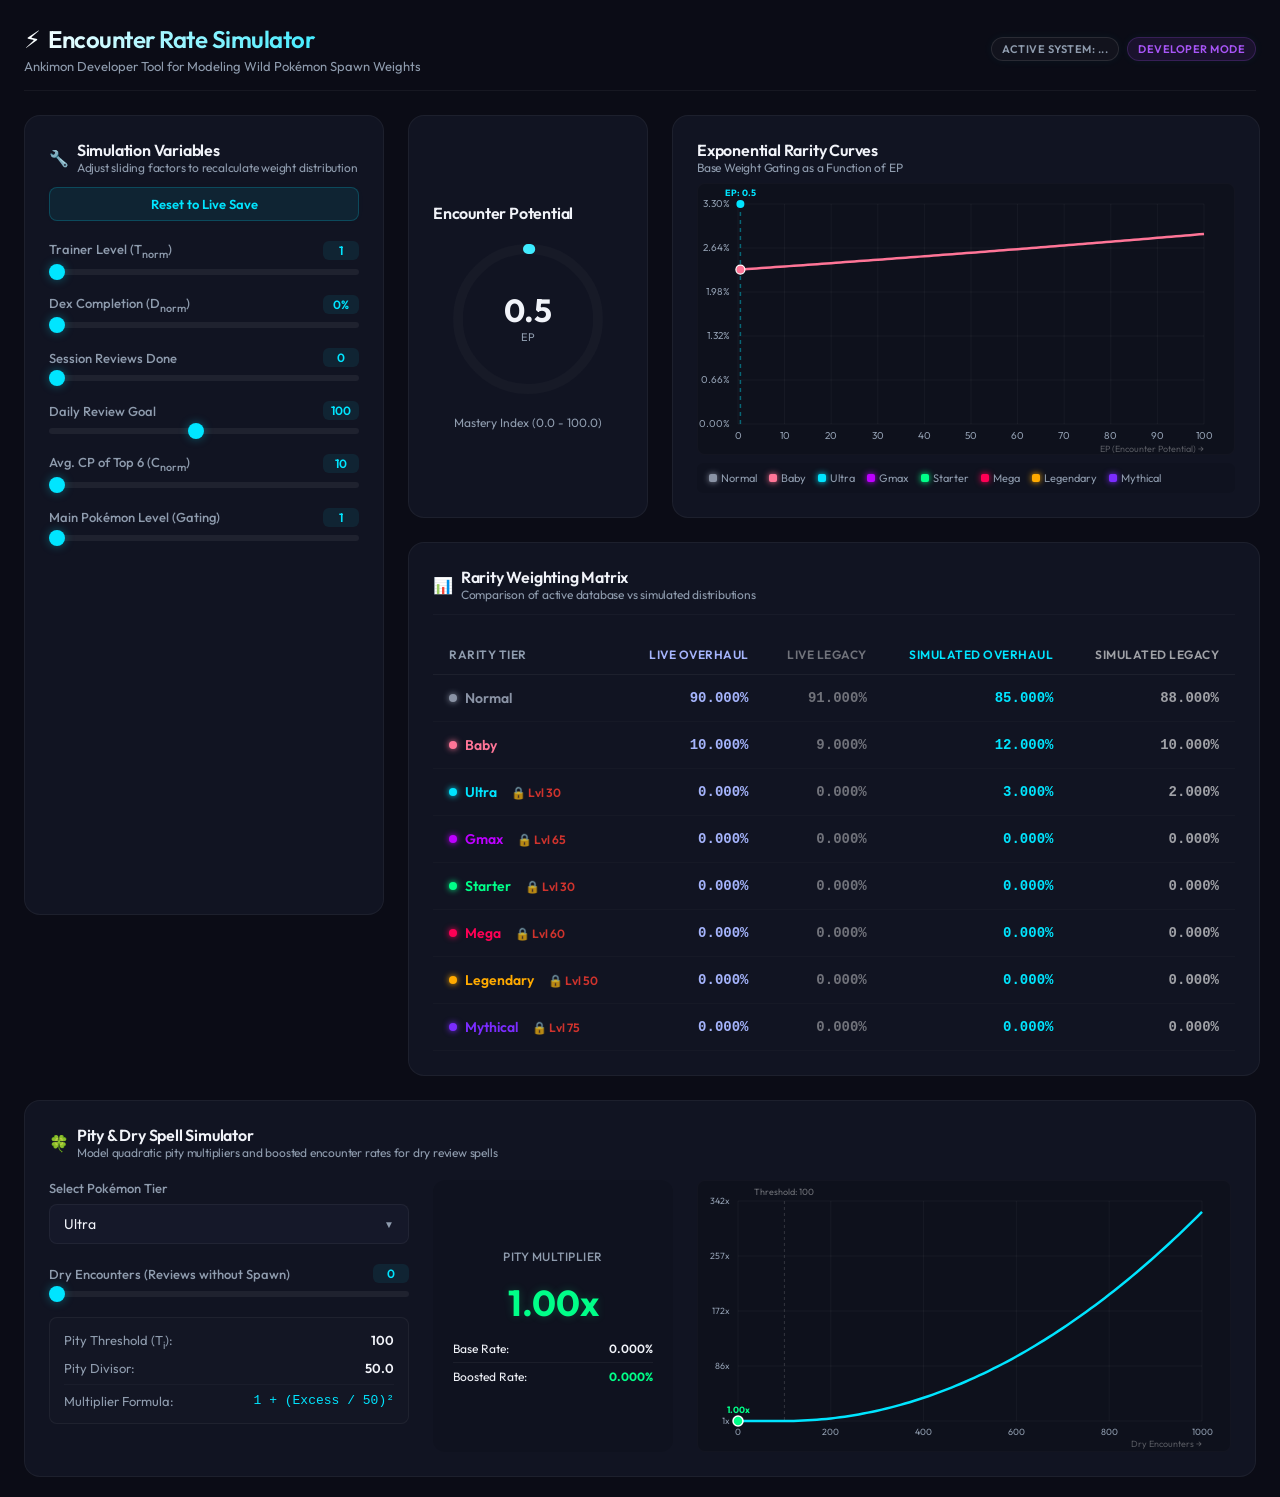
<file: src/Ankimon/encounter_simulator/simulator.html>
<!DOCTYPE html>
<html lang="en">
<head>
    <meta charset="UTF-8">
    <meta name="viewport" content="width=device-width, initial-scale=1.0">
    <title>Ankimon Encounter Rate Simulator</title>
    <!-- We try to load Outfit font, fallback to standard sleek sans-serif -->
    <link href="https://fonts.googleapis.com/css2?family=Outfit:wght@300;400;500;600;700&display=swap" rel="stylesheet">
    <style>
        :root {
            --bg-gradient: radial-gradient(135deg, #0d0f19 0%, #151829 100%);
            --panel-bg: rgba(255, 255, 255, 0.025);
            --panel-border: rgba(255, 255, 255, 0.05);
            --panel-border-hover: rgba(255, 255, 255, 0.1);
            --text-primary: #f1f3f9;
            --text-secondary: #8f9cae;
            --accent-cyan: #00e5ff;
            --accent-glow: rgba(0, 229, 255, 0.35);
            
            /* Tier Colors */
            --color-normal: #8a93a5;
            --color-baby: #ff7597;
            --color-ultra: #00e5ff;
            --color-gmax: #bd00ff;
            --color-starter: #00ff88;
            --color-mega: #ff0055;
            --color-legendary: #ffaa00;
            --color-mythical: #7b2cff;
        }

        * {
            box-sizing: border-box;
            margin: 0;
            padding: 0;
            user-select: none;
        }

        body {
            background: #0b0c16; /* Solid deep premium dark background to fix compositor flickering */
            color: var(--text-primary);
            font-family: 'Outfit', system-ui, -apple-system, sans-serif;
            min-height: 100vh;
            display: flex;
            flex-direction: column;
            overflow-x: hidden;
            padding: 24px;
        }

        /* Scrollbar styling */
        ::-webkit-scrollbar {
            width: 8px;
            height: 8px;
        }
        ::-webkit-scrollbar-track {
            background: rgba(0,0,0,0.1);
        }
        ::-webkit-scrollbar-thumb {
            background: rgba(255,255,255,0.05);
            border-radius: 4px;
        }
        ::-webkit-scrollbar-thumb:hover {
            background: rgba(255,255,255,0.15);
        }

        header {
            display: flex;
            align-items: center;
            justify-content: space-between;
            margin-bottom: 24px;
            padding-bottom: 16px;
            border-bottom: 1px solid var(--panel-border);
        }

        .header-title h1 {
            font-size: 24px;
            font-weight: 600;
            letter-spacing: -0.5px;
            background: linear-gradient(90deg, #ffffff 0%, var(--accent-cyan) 100%);
            -webkit-background-clip: text;
            -webkit-text-fill-color: transparent;
            display: flex;
            align-items: center;
            gap: 8px;
        }

        .header-title p {
            font-size: 13px;
            color: var(--text-secondary);
            margin-top: 4px;
        }

        .dev-badge {
            background: rgba(0, 229, 255, 0.1);
            border: 1px solid rgba(0, 229, 255, 0.2);
            color: var(--accent-cyan);
            font-size: 11px;
            font-weight: 600;
            padding: 4px 10px;
            border-radius: 20px;
            letter-spacing: 0.5px;
            text-transform: uppercase;
            box-shadow: 0 0 10px rgba(0, 229, 255, 0.05);
        }

        .dashboard {
            display: grid;
            grid-template-columns: 360px 1fr;
            gap: 24px;
            flex-grow: 1;
        }

        /* Premium Solid Panel base (removes backdrop-filter to prevent hover flickering) */
        .panel {
            background: #111422;
            border: 1px solid var(--panel-border);
            border-radius: 16px;
            padding: 24px;
            display: flex;
            flex-direction: column;
            gap: 20px;
        }

        .panel:hover {
            border-color: var(--panel-border-hover);
        }

        /* Left controls panel */
        .controls-panel {
            max-height: calc(100vh - 100px);
            overflow-y: auto;
        }

        .panel-title {
            font-size: 16px;
            font-weight: 600;
            color: var(--text-primary);
            letter-spacing: -0.2px;
            display: flex;
            align-items: center;
            gap: 8px;
            border-bottom: 1px solid rgba(255,255,255,0.03);
            padding-bottom: 12px;
        }

        .panel-subtitle {
            font-size: 12px;
            color: var(--text-secondary);
            font-weight: 400;
        }

        /* Slider Controls */
        .slider-group {
            display: flex;
            flex-direction: column;
            gap: 8px;
        }

        .slider-header {
            display: flex;
            justify-content: space-between;
            align-items: center;
            font-size: 13px;
        }

        .slider-label {
            color: var(--text-secondary);
            font-weight: 500;
        }

        .slider-value-container {
            display: flex;
            align-items: center;
            gap: 4px;
        }

        .slider-value {
            font-weight: 600;
            color: var(--accent-cyan);
            background: rgba(0, 229, 255, 0.08);
            padding: 2px 6px;
            border-radius: 6px;
            font-size: 12px;
            min-width: 36px;
            text-align: center;
        }

        .slider-input-wrapper {
            position: relative;
            display: flex;
            align-items: center;
        }

        .slider-input {
            -webkit-appearance: none;
            width: 100%;
            height: 6px;
            border-radius: 3px;
            background: rgba(255,255,255,0.06);
            outline: none;
        }

        .slider-input::-webkit-slider-thumb {
            -webkit-appearance: none;
            width: 16px;
            height: 16px;
            border-radius: 50%;
            background: var(--accent-cyan);
            cursor: pointer;
            box-shadow: 0 0 10px var(--accent-glow);
        }

        .slider-input::-webkit-slider-thumb:hover {
            background: #ffffff;
        }

        /* Right Dashboard Columns */
        .stats-area {
            display: flex;
            flex-direction: column;
            gap: 24px;
        }

        .upper-stats {
            display: grid;
            grid-template-columns: 240px 1fr;
            gap: 24px;
        }

        /* EP Gauge Circular Styling */
        .ep-gauge-container {
            display: flex;
            flex-direction: column;
            align-items: center;
            justify-content: center;
            gap: 16px;
            min-height: 240px;
        }

        .gauge-svg-container {
            position: relative;
            width: 160px;
            height: 160px;
        }

        .gauge-circle-bg {
            fill: none;
            stroke: rgba(255, 255, 255, 0.025);
            stroke-width: 10px;
        }

        .gauge-circle-fill {
            fill: none;
            stroke: url(#cyanGrad);
            stroke-width: 10px;
            stroke-linecap: round;
            transform: rotate(-90deg);
            transform-origin: 50% 50%;
            stroke-dasharray: 440;
            stroke-dashoffset: 440;
            transition: stroke-dashoffset 0.4s ease-out;
        }

        .gauge-center-text {
            position: absolute;
            top: 50%;
            left: 50%;
            transform: translate(-50%, -50%);
            text-align: center;
        }

        .gauge-value {
            font-size: 32px;
            font-weight: 700;
            color: var(--text-primary);
            line-height: 1;
        }

        .gauge-unit {
            font-size: 11px;
            color: var(--text-secondary);
            text-transform: uppercase;
            letter-spacing: 1px;
            margin-top: 4px;
        }

        /* Exponential Graph Canvas */
        .graph-container {
            flex-grow: 1;
            position: relative;
            display: flex;
            flex-direction: column;
            gap: 8px;
        }

        .canvas-wrapper {
            position: relative;
            width: 100%;
            height: 100%;
            min-height: 200px;
            background: rgba(0, 0, 0, 0.15);
            border-radius: 8px;
            border: 1px solid rgba(255, 255, 255, 0.02);
            overflow: hidden;
        }

        canvas {
            display: block;
            width: 100%;
            height: 100%;
        }

        /* Matrix Table View */
        .matrix-panel {
            flex-grow: 1;
        }

        table {
            width: 100%;
            border-collapse: collapse;
            text-align: left;
        }

        th {
            font-size: 12px;
            color: var(--text-secondary);
            font-weight: 600;
            text-transform: uppercase;
            letter-spacing: 0.5px;
            padding: 12px 16px;
            border-bottom: 1px solid rgba(255,255,255,0.05);
        }

        td {
            padding: 14px 16px;
            font-size: 14px;
            border-bottom: 1px solid rgba(255,255,255,0.02);
            vertical-align: middle;
        }

        tr:hover td {
            background-color: rgba(255,255,255,0.01);
        }

        .tier-cell {
            display: flex;
            align-items: center;
            gap: 8px;
            font-weight: 600;
        }

        .tier-indicator {
            width: 8px;
            height: 8px;
            border-radius: 50%;
        }

        .lock-indicator {
            color: #ff3b30;
            font-size: 12px;
            margin-left: 6px;
            display: inline-flex;
            align-items: center;
            opacity: 0.8;
        }

        /* Specific neon glow elements */
        .color-normal { color: var(--color-normal); }
        .color-baby { color: var(--color-baby); }
        .color-ultra { color: var(--color-ultra); }
        .color-gmax { color: var(--color-gmax); }
        .color-starter { color: var(--color-starter); }
        .color-mega { color: var(--color-mega); }
        .color-legendary { color: var(--color-legendary); }
        .color-mythical { color: var(--color-mythical); }

        .bg-normal { background: var(--color-normal); box-shadow: 0 0 6px var(--color-normal); }
        .bg-baby { background: var(--color-baby); box-shadow: 0 0 6px var(--color-baby); }
        .bg-ultra { background: var(--color-ultra); box-shadow: 0 0 6px var(--color-ultra); }
        .bg-gmax { background: var(--color-gmax); box-shadow: 0 0 6px var(--color-gmax); }
        .bg-starter { background: var(--color-starter); box-shadow: 0 0 6px var(--color-starter); }
        .bg-mega { background: var(--color-mega); box-shadow: 0 0 6px var(--color-mega); }
        .bg-legendary { background: var(--color-legendary); box-shadow: 0 0 6px var(--color-legendary); }
        .bg-mythical { background: var(--color-mythical); box-shadow: 0 0 6px var(--color-mythical); }

        .percentage-value {
            font-family: monospace;
            font-weight: 600;
            font-size: 14px;
        }

        .live-value {
            color: var(--text-primary);
        }

        .overhaul-value {
            color: var(--accent-cyan);
            font-weight: 700;
        }

        .legacy-value {
            color: var(--text-secondary);
        }

        .legend-container {
            display: flex;
            flex-wrap: wrap;
            gap: 12px;
            font-size: 11px;
            color: var(--text-secondary);
            padding: 8px 12px;
            background: rgba(0,0,0,0.1);
            border-radius: 6px;
        }

        .legend-item {
            display: flex;
            align-items: center;
            gap: 4px;
        }

        .legend-color {
            width: 8px;
            height: 8px;
            border-radius: 2px;
        }

        .action-btn {
            background: rgba(0, 229, 255, 0.08);
            border: 1px solid rgba(0, 229, 255, 0.2);
            color: var(--accent-cyan);
            font-family: 'Outfit', sans-serif;
            font-size: 13px;
            font-weight: 600;
            padding: 8px 16px;
            border-radius: 8px;
            cursor: pointer;
            width: 100%;
            text-align: center;
            box-shadow: 0 0 10px rgba(0, 229, 255, 0.02);
        }

        .action-btn:hover {
            background: rgba(0, 229, 255, 0.15);
            border-color: rgba(0, 229, 255, 0.35);
            color: #ffffff;
        }

        .action-btn:active {
            transform: translateY(1px);
        }

        /* Custom Dropdown Styling */
        .custom-dropdown-container {
            position: relative;
            width: 100%;
        }

        .custom-dropdown-trigger {
            background: #151829;
            border: 1px solid var(--panel-border);
            color: var(--text-primary);
            font-family: 'Outfit', sans-serif;
            padding: 10px 14px;
            border-radius: 8px;
            cursor: pointer;
            display: flex;
            justify-content: space-between;
            align-items: center;
            font-size: 14px;
            transition: border-color 0.2s, background 0.2s;
        }

        .custom-dropdown-trigger:hover {
            border-color: var(--panel-border-hover);
            background: #1a1d32;
        }

        .custom-dropdown-options {
            display: none;
            position: absolute;
            top: calc(100% + 6px);
            left: 0;
            width: 100%;
            background: #151829;
            border: 1px solid var(--panel-border);
            border-radius: 8px;
            box-shadow: 0 10px 25px rgba(0, 0, 0, 0.4);
            z-index: 1000;
            overflow: hidden;
        }

        .custom-dropdown-options.active {
            display: block;
        }

        .dropdown-option {
            padding: 11px 14px;
            cursor: pointer;
            font-size: 14px;
            color: var(--text-primary);
            transition: background 0.15s, color 0.15s;
        }

        .dropdown-option:hover {
            background: rgba(0, 229, 255, 0.08);
            color: var(--accent-cyan);
        }

        .dropdown-option.selected {
            background: rgba(0, 229, 255, 0.15);
            color: var(--accent-cyan);
            font-weight: 600;
        }
    </style>
</head>
<body>
    <header>
        <div class="header-title">
            <h1><span>⚡</span> Encounter Rate Simulator</h1>
            <p>Ankimon Developer Tool for Modeling Wild Pokémon Spawn Weights</p>
        </div>
        <div class="badge-container" style="display: flex; gap: 8px;">
            <div class="dev-badge" id="system-badge" style="border-color: rgba(255, 255, 255, 0.1); background: rgba(255, 255, 255, 0.03); color: var(--text-secondary);">Active System: ...</div>
            <div class="dev-badge" style="background: rgba(168, 85, 247, 0.1); border-color: rgba(168, 85, 247, 0.2); color: #a855f7;">Developer Mode</div>
        </div>
    </header>

    <div class="dashboard">
        <!-- Control Panel -->
        <div class="panel controls-panel">
            <div class="panel-title" style="flex-direction: column; align-items: stretch; gap: 12px; border: none; padding-bottom: 0;">
                <div style="display: flex; align-items: center; gap: 8px;">
                    <span>🔧</span>
                    <div>
                        Simulation Variables
                        <div class="panel-subtitle">Adjust sliding factors to recalculate weight distribution</div>
                    </div>
                </div>
                <button id="btn-reset" class="action-btn">Reset to Live Save</button>
            </div>

            <!-- Trainer Level Slider -->
            <div class="slider-group">
                <div class="slider-header">
                    <span class="slider-label">Trainer Level (T<sub>norm</sub>)</span>
                    <div class="slider-value-container">
                        <span class="slider-value" id="val-trainer-level">1</span>
                    </div>
                </div>
                <div class="slider-input-wrapper">
                    <input type="range" class="slider-input" id="slide-trainer-level" min="1" max="100" value="1">
                </div>
            </div>

            <!-- Dex Completion Slider -->
            <div class="slider-group">
                <div class="slider-header">
                    <span class="slider-label">Dex Completion (D<sub>norm</sub>)</span>
                    <div class="slider-value-container">
                        <span class="slider-value" id="val-dex-completion">0%</span>
                    </div>
                </div>
                <div class="slider-input-wrapper">
                    <input type="range" class="slider-input" id="slide-dex-completion" min="0" max="100" value="0">
                </div>
            </div>

            <!-- Reviews Done Slider -->
            <div class="slider-group">
                <div class="slider-header">
                    <span class="slider-label">Session Reviews Done</span>
                    <div class="slider-value-container">
                        <span class="slider-value" id="val-reviews-done">0</span>
                    </div>
                </div>
                <div class="slider-input-wrapper">
                    <input type="range" class="slider-input" id="slide-reviews-done" min="0" max="300" value="0">
                </div>
            </div>

            <!-- Daily Review Goal Slider -->
            <div class="slider-group">
                <div class="slider-header">
                    <span class="slider-label">Daily Review Goal</span>
                    <div class="slider-value-container">
                        <span class="slider-value" id="val-daily-goal">100</span>
                    </div>
                </div>
                <div class="slider-input-wrapper">
                    <input type="range" class="slider-input" id="slide-daily-goal" min="10" max="200" value="100">
                </div>
            </div>

            <!-- Top 6 CP Slider -->
            <div class="slider-group">
                <div class="slider-header">
                    <span class="slider-label">Avg. CP of Top 6 (C<sub>norm</sub>)</span>
                    <div class="slider-value-container">
                        <span class="slider-value" id="val-avg-cp">10</span>
                    </div>
                </div>
                <div class="slider-input-wrapper">
                    <input type="range" class="slider-input" id="slide-avg-cp" min="10" max="4000" step="50" value="10">
                </div>
            </div>

            <!-- Main Pokemon Level Slider -->
            <div class="slider-group">
                <div class="slider-header">
                    <span class="slider-label">Main Pokémon Level (Gating)</span>
                    <div class="slider-value-container">
                        <span class="slider-value" id="val-main-level">1</span>
                    </div>
                </div>
                <div class="slider-input-wrapper">
                    <input type="range" class="slider-input" id="slide-main-level" min="1" max="100" value="1">
                </div>
            </div>
        </div>

        <!-- Right Stats Area -->
        <div class="stats-area">
            <!-- Upper Area (EP Circular Gauge & Exponential Graph) -->
            <div class="upper-stats">
                <!-- Circular EP Gauge -->
                <div class="panel ep-gauge-container">
                    <div class="panel-title" style="width: 100%; border: none; padding: 0;">Encounter Potential</div>
                    <div class="gauge-svg-container">
                        <svg width="160" height="160" viewBox="0 0 160 160">
                            <defs>
                                <linearGradient id="cyanGrad" x1="0%" y1="0%" x2="100%" y2="100%">
                                    <stop offset="0%" stop-color="#ffffff" />
                                    <stop offset="100%" stop-color="#00e5ff" />
                                </linearGradient>
                            </defs>
                            <circle class="gauge-circle-bg" cx="80" cy="80" r="70" />
                            <circle class="gauge-circle-fill" id="gauge-fill" cx="80" cy="80" r="70" />
                        </svg>
                        <div class="gauge-center-text">
                            <div class="gauge-value" id="ep-value">0.0</div>
                            <div class="gauge-unit">EP</div>
                        </div>
                    </div>
                    <div class="panel-subtitle" style="text-align: center;">Mastery Index (0.0 - 100.0)</div>
                </div>

                <!-- Interactive Exponential Curve Graph -->
                <div class="panel graph-container">
                    <div class="panel-title" style="border: none; padding-bottom: 0;">
                        <div>
                            Exponential Rarity Curves
                            <div class="panel-subtitle">Base Weight Gating as a Function of EP</div>
                        </div>
                    </div>
                    <div class="canvas-wrapper">
                        <canvas id="curves-graph"></canvas>
                    </div>
                    <div class="legend-container">
                        <div class="legend-item"><span class="legend-color bg-normal"></span><span>Normal</span></div>
                        <div class="legend-item"><span class="legend-color bg-baby"></span><span>Baby</span></div>
                        <div class="legend-item"><span class="legend-color bg-ultra"></span><span>Ultra</span></div>
                        <div class="legend-item"><span class="legend-color bg-gmax"></span><span>Gmax</span></div>
                        <div class="legend-item"><span class="legend-color bg-starter"></span><span>Starter</span></div>
                        <div class="legend-item"><span class="legend-color bg-mega"></span><span>Mega</span></div>
                        <div class="legend-item"><span class="legend-color bg-legendary"></span><span>Legendary</span></div>
                        <div class="legend-item"><span class="legend-color bg-mythical"></span><span>Mythical</span></div>
                    </div>
                </div>
            </div>

            <!-- Lower Area (Matrix Table View) -->
            <div class="panel matrix-panel">
                <div class="panel-title">
                    <span>📊</span>
                    <div>
                        Rarity Weighting Matrix
                        <div class="panel-subtitle">Comparison of active database vs simulated distributions</div>
                    </div>
                </div>
                <table>
                    <thead>
                        <tr>
                            <th>Rarity Tier</th>
                            <th style="text-align: right; color: #a5b4fc;">Live Overhaul</th>
                            <th style="text-align: right; color: rgba(255,255,255,0.4);">Live Legacy</th>
                            <th style="text-align: right; color: var(--accent-cyan);">Simulated Overhaul</th>
                            <th style="text-align: right; color: rgba(255,255,255,0.6);">Simulated Legacy</th>
                        </tr>
                    </thead>
                    <tbody id="matrix-tbody">
                        <!-- Tiers are injected dynamically -->
                    </tbody>
                </table>
            </div>
        </div>
    </div>

    <!-- Pity and Dry Spell Simulator Panel -->
    <div class="panel pity-panel" style="margin-top: 24px;">
        <div class="panel-title" style="border: none; padding-bottom: 0;">
            <span>🍀</span>
            <div>
                Pity & Dry Spell Simulator
                <div class="panel-subtitle">Model quadratic pity multipliers and boosted encounter rates for dry review spells</div>
            </div>
        </div>
        
        <div class="pity-grid" style="display: grid; grid-template-columns: 360px 1fr; gap: 24px;">
            <!-- Pity Inputs -->
            <div class="pity-controls" style="display: flex; flex-direction: column; gap: 20px;">
                <!-- Selected Tier Dropdown -->
                <div class="slider-group">
                    <div class="slider-header">
                        <span class="slider-label">Select Pokémon Tier</span>
                    </div>
                <div class="custom-dropdown-container">
                    <div id="pity-tier-trigger" class="custom-dropdown-trigger">
                        <span id="selected-tier-label">Ultra</span>
                        <span style="font-size: 10px; color: var(--text-secondary); transition: transform 0.2s; transform-origin: center;" id="dropdown-arrow">▼</span>
                    </div>
                    <div id="pity-tier-options" class="custom-dropdown-options">
                        <div class="dropdown-option" data-value="Ultra">Ultra</div>
                        <div class="dropdown-option" data-value="Gmax">Gmax</div>
                        <div class="dropdown-option" data-value="Starter">Starter</div>
                        <div class="dropdown-option" data-value="Mega">Mega</div>
                        <div class="dropdown-option" data-value="Legendary">Legendary</div>
                        <div class="dropdown-option" data-value="Mythical">Mythical</div>
                    </div>
                </div>
                </div>

                <!-- Dry Encounters Slider -->
                <div class="slider-group">
                    <div class="slider-header">
                        <span class="slider-label">Dry Encounters (Reviews without Spawn)</span>
                        <div class="slider-value-container">
                            <span class="slider-value" id="val-pity-dry">0</span>
                        </div>
                    </div>
                    <div class="slider-input-wrapper">
                        <input type="range" class="slider-input" id="slide-pity-dry" min="0" max="1000" value="0">
                    </div>
                </div>

                <!-- Param Info Board -->
                <div class="info-board" style="background: rgba(255,255,255,0.01); border: 1px solid var(--panel-border); border-radius: 8px; padding: 14px; display: flex; flex-direction: column; gap: 8px; font-size: 13px; color: var(--text-secondary);">
                    <div style="display: flex; justify-content: space-between;">
                        <span>Pity Threshold (T<sub>i</sub>):</span>
                        <span id="info-pity-threshold" style="color: var(--text-primary); font-weight: 600;">100</span>
                    </div>
                    <div style="display: flex; justify-content: space-between;">
                        <span>Pity Divisor:</span>
                        <span id="info-pity-divisor" style="color: var(--text-primary); font-weight: 600;">50.0</span>
                    </div>
                    <div style="display: flex; justify-content: space-between; border-top: 1px solid rgba(255,255,255,0.03); padding-top: 8px;">
                        <span>Multiplier Formula:</span>
                        <span style="font-family: monospace; color: var(--accent-cyan);">1 + (Excess / 50)²</span>
                    </div>
                </div>
            </div>

            <!-- Pity Visualization & Stats -->
            <div class="pity-viz-container" style="display: grid; grid-template-columns: 240px 1fr; gap: 24px;">
                <!-- Pity Factor Display -->
                <div style="display: flex; flex-direction: column; align-items: center; justify-content: center; gap: 16px; background: rgba(0,0,0,0.1); border-radius: 12px; padding: 20px; text-align: center;">
                    <div class="slider-label" style="font-size: 12px; text-transform: uppercase; letter-spacing: 0.5px;">Pity Multiplier</div>
                    <div id="pity-multiplier-value" style="font-size: 36px; font-weight: 700; color: #00ff88; text-shadow: 0 0 10px rgba(0,255,136,0.2);">1.00x</div>
                    <div class="info-board" style="width: 100%; border: none; padding: 0; background: transparent; display: flex; flex-direction: column; gap: 6px; font-size: 12px;">
                        <div style="display: flex; justify-content: space-between;">
                            <span>Base Rate:</span>
                            <span id="pity-base-rate" style="color: var(--text-primary); font-weight: 600;">0.00%</span>
                        </div>
                        <div style="display: flex; justify-content: space-between; border-top: 1px solid rgba(255,255,255,0.05); padding-top: 6px;">
                            <span>Boosted Rate:</span>
                            <span id="pity-boosted-rate" style="color: #00ff88; font-weight: 700;">0.00%</span>
                        </div>
                    </div>
                </div>

                <!-- Pity Multiplier Chart -->
                <div class="canvas-wrapper" style="position: relative; min-height: 180px;">
                    <canvas id="pity-graph"></canvas>
                </div>
            </div>
        </div>
    </div>

    <!-- Qt WebChannel Integration -->
    <script src="qrc:///qtwebchannel/qwebchannel.js"></script>
    <script src="simulator.js"></script>
</body>
</html>
</file>
